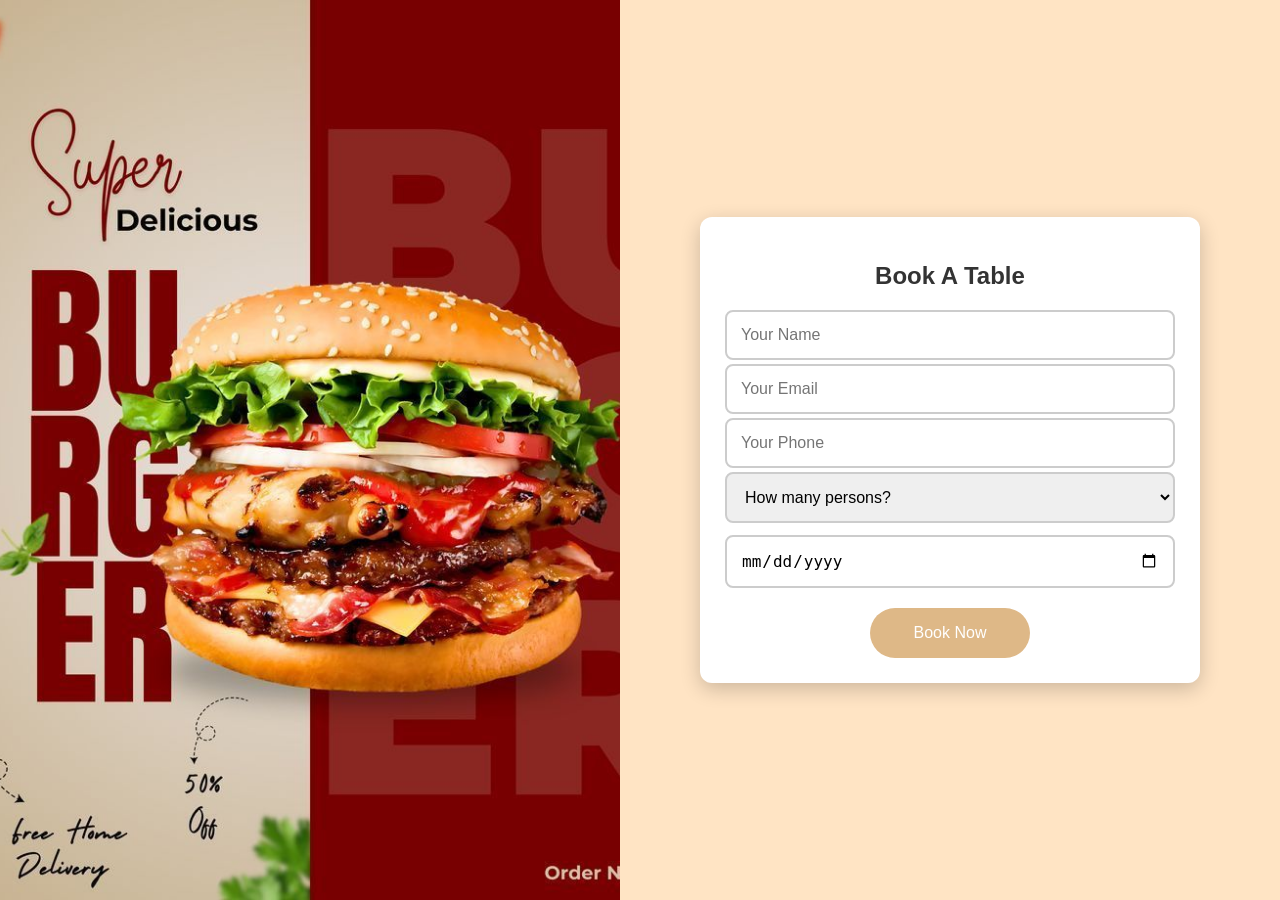
<file: book.html>
<!DOCTYPE html>
<html lang="en">
<head>
  <meta charset="UTF-8">
  <meta name="viewport" content="width=device-width, initial-scale=1.0">
  <title>Book a Table</title>
  <style>
    body {
      margin: 0;
      font-family: Arial, sans-serif;
      display: flex;
      height: 100vh;
    }
    .right {
      flex: 1;
      background: url("burger.jpg") no-repeat center center/cover;
    }
    .left {
      flex: 1;
      display: flex;
      justify-content: center;
      align-items: center;
      background: bisque;
      padding: 20px;
    }
    .form, .card {
      width: 100%;
      max-width: 450px;
      background: white;
      padding: 25px;
      border-radius: 12px;
      box-shadow: 0 6px 20px rgba(0, 0, 0, 0.2);
    }
    .form h2, .card h2 {
      text-align: center;
      margin-bottom: 20px;
      color: #333;
    }
    input, select {
      display: block;
      margin: 12px auto;
      padding: 14px;
      width: 100%;
      border: 2px solid #ccc;
      border-radius: 8px;
      font-size: 16px;
      box-sizing: border-box;
    }
    button {
      display: block;
      background-color: burlywood;
      color: white;
      border: none;
      border-radius: 25px;
      height: 50px;
      width: 160px;
      margin: 20px auto 0;
      font-size: 16px;
      cursor: pointer;
      transition: 0.3s;
    }
    button:hover {
      background-color: #d2a679;
    }
    .error {
      color: red;
      font-size: 14px;
      margin-top: -8px;
      margin-bottom: 8px;
      text-align: left;
    }
    .card {
      display: none;
      text-align: left;
    }
    .card p {
      margin: 10px 0;
      color: #555;
      font-size: 16px;
    }
    .card button {
      margin-top: 20px;
    }
  </style>
</head>
<body>
  <div class="right"></div>
  <div class="left">
    <form class="form" id="form">
      <h2>Book A Table</h2>
      <input type="text" placeholder="Your Name" id="name">
      <div id="nameError" class="error"></div>
      <input type="email" placeholder="Your Email" id="email">
      <div id="emailError" class="error"></div>
      <input type="tel" placeholder="Your Phone" id="phone">
      <div id="phoneError" class="error"></div>
      <select id="person">
        <option disabled selected hidden>How many persons?</option>
        <option value="1">1</option>
        <option value="2">2</option>
        <option value="3">3</option>
        <option value="4">4</option>
        <option value="5">5</option>  
      </select>
      <input type="date" id="date">
      <button type="submit" id="submit">Book Now</button>
    </form>
    <div class="card" id="card">
      <h2>Booking Confirmation</h2>
      <p><b>Name:</b> <span id="cName"></span></p>
      <p><b>Email:</b> <span id="cEmail"></span></p>
      <p><b>Phone:</b> <span id="cPhone"></span></p>
      <p><b>Date:</b> <span id="cDate"></span></p>
      <p><b>Number of Persons:</b> <span id="cPerson"></span></p>
      <button id="doneBtn">Done</button>
    </div>
  </div>
  <script>
    const form = document.getElementById("form");
    const card = document.getElementById("card");
    form.addEventListener("submit", function(e) {
      e.preventDefault();
      let name = document.getElementById("name").value.trim();
      let email = document.getElementById("email").value.trim();
      let phone = document.getElementById("phone").value.trim();
      let person = document.getElementById("person").value;
      let date = document.getElementById("date").value;
      let nameError = document.getElementById("nameError");
      let emailError = document.getElementById("emailError");
      let phoneError = document.getElementById("phoneError");
      nameError.textContent = "";
      emailError.textContent = "";
      phoneError.textContent = "";
      let valid = true;
      if(!/^[A-Za-z\s]+$/.test(name)) {
        nameError.textContent = "Just letters allowed";
        valid = false;
      }
      if(!/^[A-Za-z0-9._%+-]+@(gmail|yahoo)\.com$/.test(email)) {
        emailError.textContent = "Enter a valid email (gmail or yahoo)";
        valid = false;
      }
      if(!/^[0-9]+$/.test(phone)) {
        phoneError.textContent = "Just numbers allowed";
        valid = false;
      }
      if (valid) {
        form.style.display = "none";
        card.style.display = "block";
        document.getElementById("cName").textContent = name;
        document.getElementById("cEmail").textContent = email;
        document.getElementById("cPhone").textContent = phone;
        document.getElementById("cDate").textContent = date;
        document.getElementById("cPerson").textContent = person;
      }
    });
    document.getElementById("doneBtn").addEventListener("click", function() {
      alert("The booking is done successfully!");
      window.location.href = "Home.html";
    });
  </script>
</body>
</html>
</file>
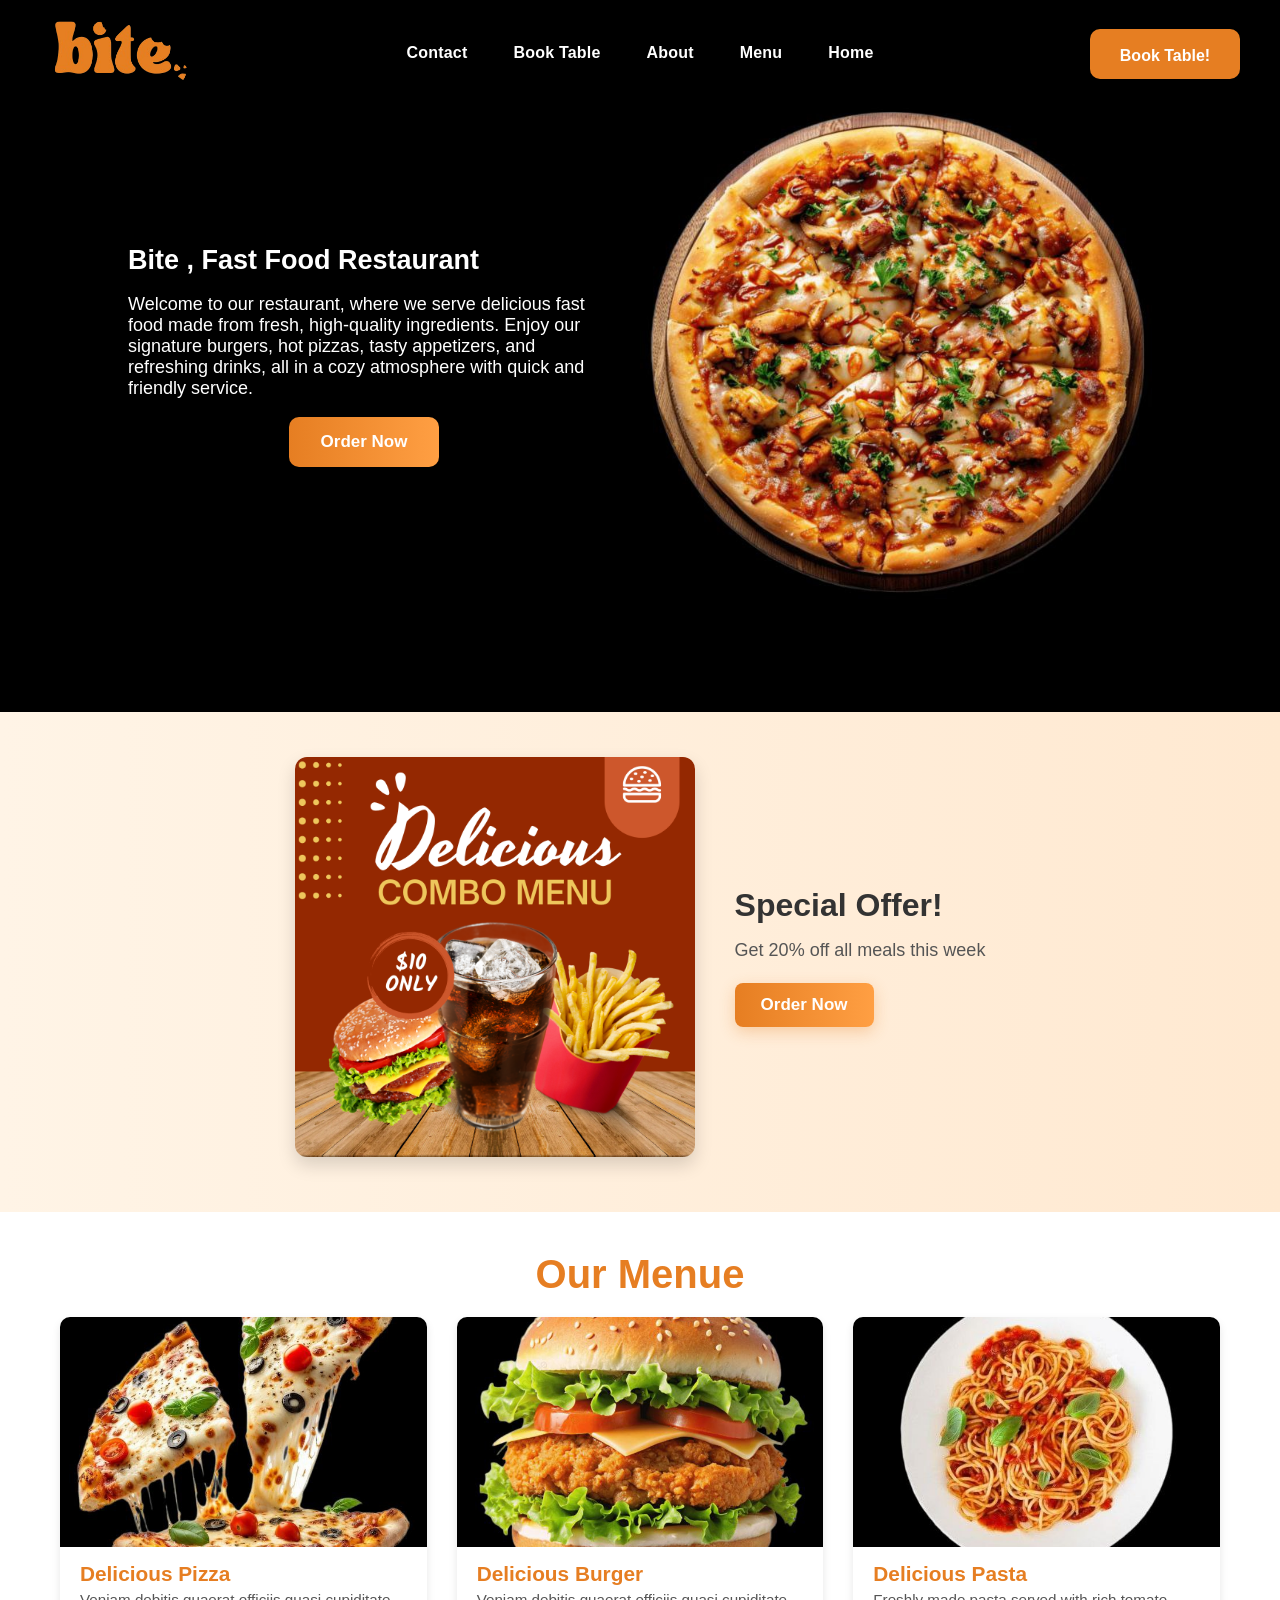
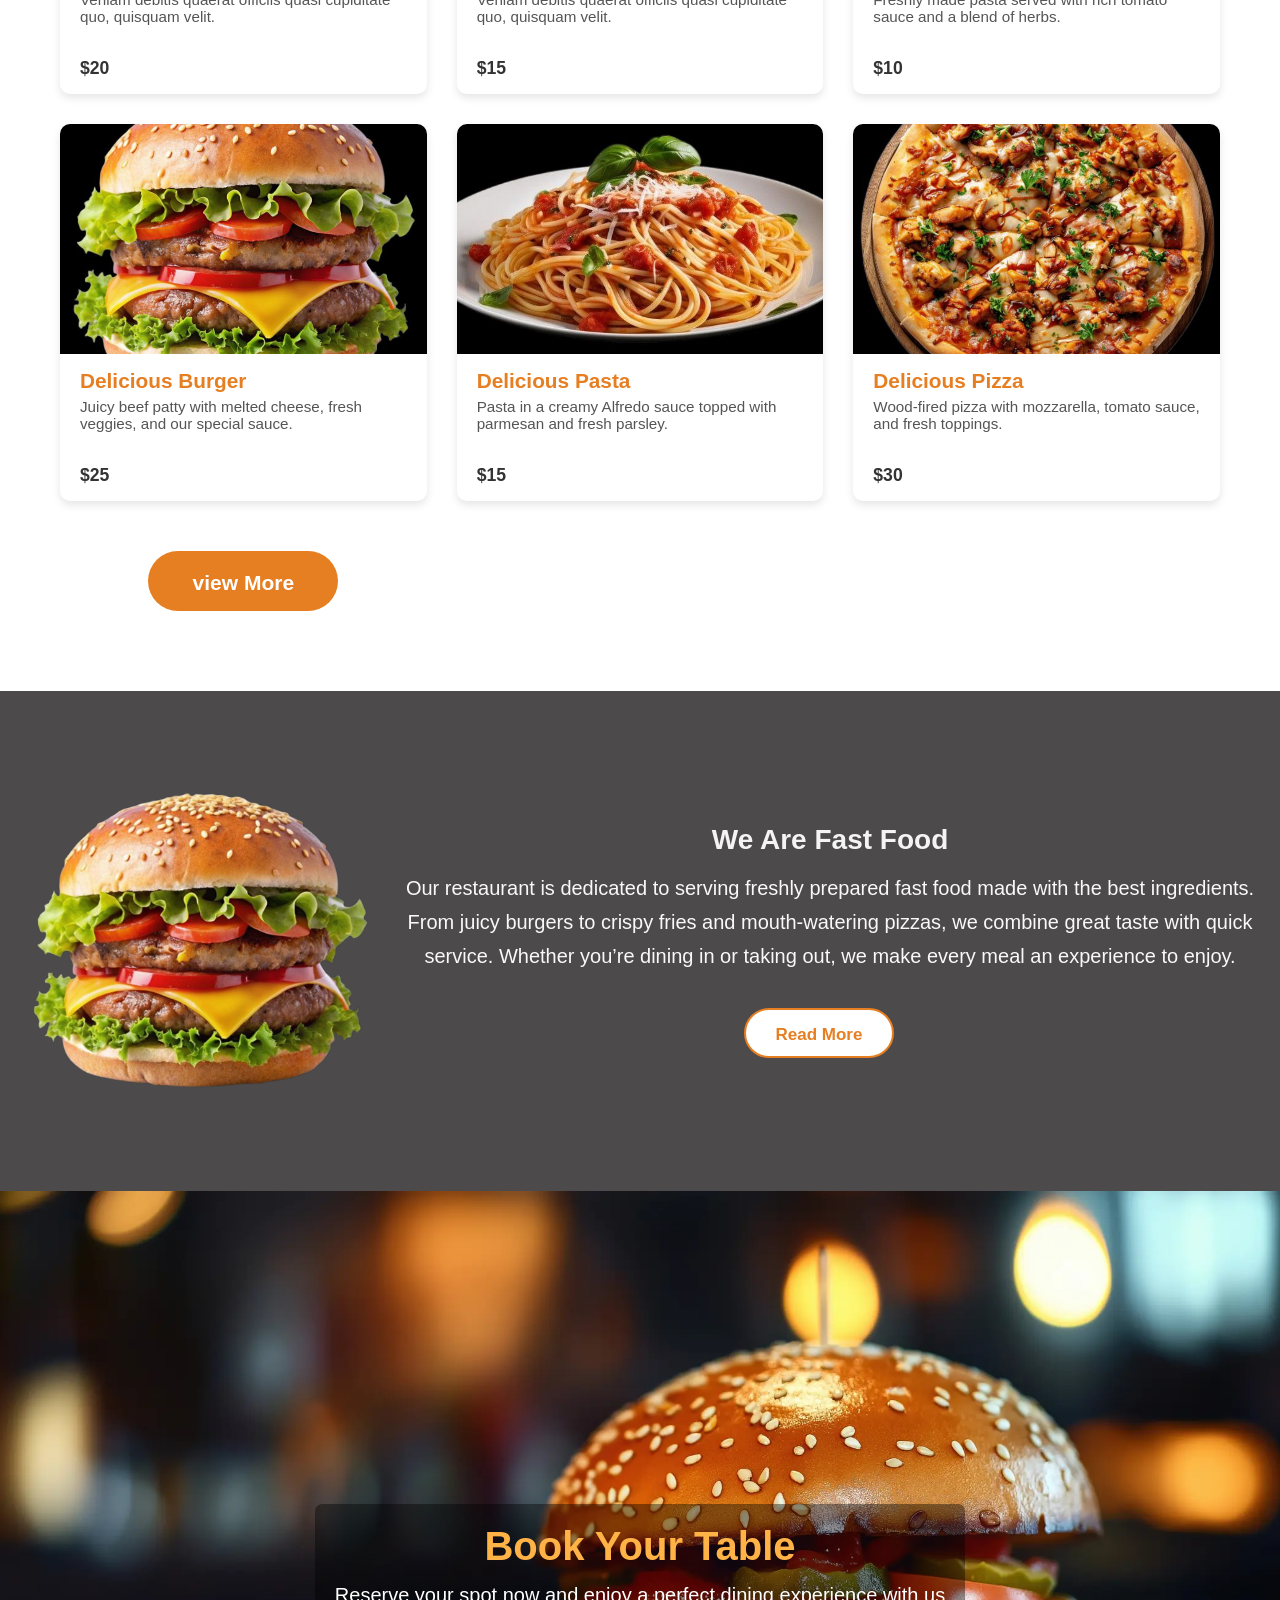
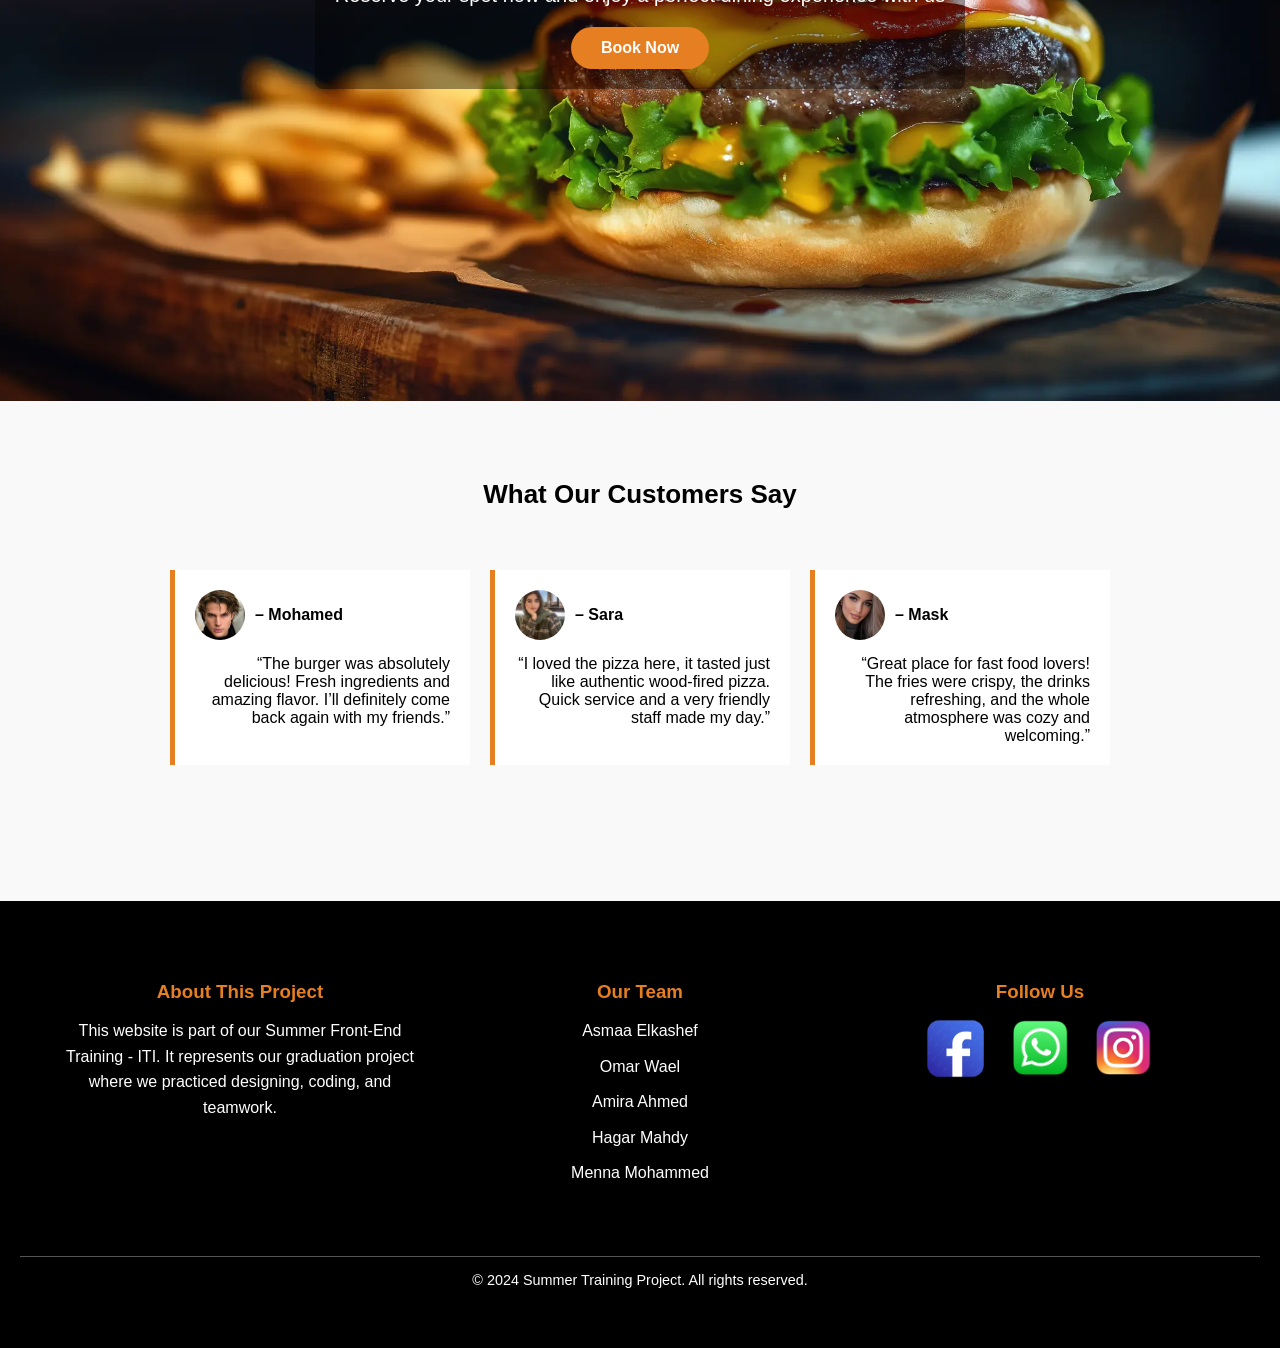
<file: Home.html>
<!DOCTYPE html>
<html lang="en">
  <head>
  <meta charset="UTF-8">
  <title>Fast Food</title>
  <meta name="viewport" content="width=device-width, initial-scale=1.0">
  <link rel="stylesheet" href="Home.css">
</head>
<body>
  <header>
  <div class="logo">
    <img src="images/_Logo__1_-removebg-preview.png" alt="Logo">
  </div>
  <nav>
    <ul>
      <li><a href="Home.html">Home</a></li>
      <li><a href="#menue">Menu</a></li>
      <li><a href="#about">About</a></li>
      <li><a href="#book">Book Table</a></li>
      <li><a href="#footer">Contact</a></li>
    </ul>
  </nav>
  <a href="#book" class="btn-order">Book Table!</a>
</header>


  <section class="hero">
    <img src="images/photo_5918223028901234885_x.jpg" alt="وجبة لذيذة">
    <div class="hero-text">
      <h2>Bite , Fast Food Restaurant</h2>
      <p>Welcome to our restaurant, where we serve delicious fast food made from fresh,
          high-quality ingredients. Enjoy our signature burgers, hot pizzas, tasty
          appetizers, and refreshing drinks, all in a cozy atmosphere with quick and
          friendly service.</p>
      <button onclick="window.location.href='#menue'">Order Now</button>
    </div>
  </section>

<section class="offer">
  <div class="offer-content">
    <img src="images/offer.png" alt="Special Offer">
    <div class="offer-text">
      <h2>Special Offer!</h2>
      <p>Get 20% off all meals this week</p>
      <a href="menue.html" class="offer-btn">Order Now</a>
    </div>
  </div>
</section>


<section class="menu-section">
    <h2 id="menue">Our Menue</h2>
    <div class="menu-items">
      <div class="menu-item">
        <img src="images/photo_5918223028901234886_x.jpg" alt="Delicious Pizza">
        <div class="menu-item-content">
          <h3>Delicious Pizza</h3>
          <p>Veniam debitis quaerat officiis quasi cupiditate quo, quisquam velit.</p>
          <div class="price">$20</div>
        </div>
      </div>
      <div class="menu-item">
        <img src="images/photo_5918223028901234889_x.jpg" alt="Delicious Burger">
        <div class="menu-item-content">
          <h3>Delicious Burger</h3>
          <p>Veniam debitis quaerat officiis quasi cupiditate quo, quisquam velit.</p>
          <div class="price">$15</div>
        </div>
      </div>
    <div class="menu-item">
        <img src="images/photo_5918223028901234887_x.jpg" alt="Delicious Pasta">
        <div class="menu-item-content">
          <h3>Delicious Pasta</h3>
          <p>Freshly made pasta served with rich tomato sauce and a blend of herbs.</p>
          <div class="price">$10</div>
        </div>
      </div>

      <div class="menu-item">
        <img src="images/photo_5918223028901234890_x.jpg" alt="Delicious Burger">
        <div class="menu-item-content">
          <h3>Delicious Burger</h3>
          <p>Juicy beef patty with melted cheese, fresh veggies, and our special sauce.</p>
          <div class="price">$25</div>
        </div>
      </div>

      <div class="menu-item">
        <img src="images/photo_5918223028901234888_x.jpg" alt="Creamy Pasta">
        <div class="menu-item-content">
          <h3>Delicious Pasta</h3>
          <p>Pasta in a creamy Alfredo sauce topped with parmesan and fresh parsley.</p>
          <div class="price">$15</div>
        </div>
      </div>

      <div class="menu-item">
        <img src="images/photo_5918223028901234885_x.jpg" alt="Delicious Pizza">
        <div class="menu-item-content">
          <h3>Delicious Pizza</h3>
          <p>Wood-fired pizza with mozzarella, tomato sauce, and fresh toppings.</p>
          <div class="price">$30</div>
        </div>
      </div>

    <div class="more-button">
      <a href="menue.html">view More</a>
    </div>
  </section>
  
<section class="about" id="about">
  <div class="about-container">
    <img src="images/removeBg.png" alt="About our restaurant">
    <div class="about-text">
      <h2>We Are Fast Food</h2>
      <p>
        Our restaurant is dedicated to serving freshly prepared fast food made
        with the best ingredients. From juicy burgers to crispy fries and
        mouth-watering pizzas, we combine great taste with quick service.
        Whether you’re dining in or taking out, we make every meal an
        experience to enjoy.
      </p>
      <a href="About us/page/html/index.html">Read More</a>
    </div>
  </div>
</section>
  

<section class="book" id="book">
  <div class="book-text">
    <h2>Book Your Table</h2>
    <p>Reserve your spot now and enjoy a perfect dining experience with us</p>
    <a href="book.html" class="book-btn">Book Now</a>
  </div>
</section>


  <section class="testimonials">
  <h2>What Our Customers Say</h2>
  <div class="testimonial-container">

    <div class="testimonial-box">
      <div class="testimonial-header">
        <img src="images/images.jpg" alt="Customer Mohamed" class="testimonial-img">
        <h4>– Mohamed</h4>
      </div>
      <p>
        “The burger was absolutely delicious! Fresh ingredients and amazing flavor.
        I’ll definitely come back again with my friends.”
      </p>
    </div>

    <div class="testimonial-box">
      <div class="testimonial-header">
        <img src="images/images (1).jpg" alt="Customer Sara" class="testimonial-img">
        <h4>– Sara</h4>
      </div>
      <p>
        “I loved the pizza here, it tasted just like authentic wood-fired pizza.
        Quick service and a very friendly staff made my day.”
      </p>
    </div>

    <div class="testimonial-box">
      <div class="testimonial-header">
        <img src="images/462ee77154dfd7c47c577fba5c82b775.jpg" alt="Customer Mask" class="testimonial-img">
        <h4>– Mask</h4>
      </div>
      <p>
        “Great place for fast food lovers! The fries were crispy, the drinks refreshing,
        and the whole atmosphere was cozy and welcoming.”
      </p>
    </div>

  </div>
</section>
<footer id="footer">
  <div class="footer-content">
    <div class="footer-section about">
      <h3>About This Project</h3>
      <p>
        This website is part of our Summer Front-End Training - ITI.  
        It represents our graduation project where we practiced designing, coding, and teamwork.
      </p>
    </div>

    <div class="footer-section team">
      <h3>Our Team</h3>
      <ul>
        <li>Asmaa Elkashef</li>
        <li>Omar Wael</li>
        <li>Amira Ahmed</li>
        <li>Hagar Mahdy</li>
        <li>Menna Mohammed</li>
      </ul>
    </div>

    <div class="footer-section contact">
      <h3>Follow Us</h3>
      <div class="social-media">
        <a href="https://www.facebook.com/"><img src="images/image-removebg-preview.png" alt="Facebook" class="big-icon"></a>
        <a href="https://web.whatsapp.com/"><img src="images/Apple_Whatsapp_2697647-removebg-preview.png" alt="Whatsapp"></a>
        <a href="https://www.instagram.com/?hl=en"><img src="images/image-removebg-preview (1).png" alt="Instagram"></a>
      </div>
    </div>
  </div>

  <div class="footer-bottom">
    <p>&copy; 2024 Summer Training Project. All rights reserved.</p>
  </div>
</footer>

</body>
<script src="Home.js"></script>
</html>
</file>
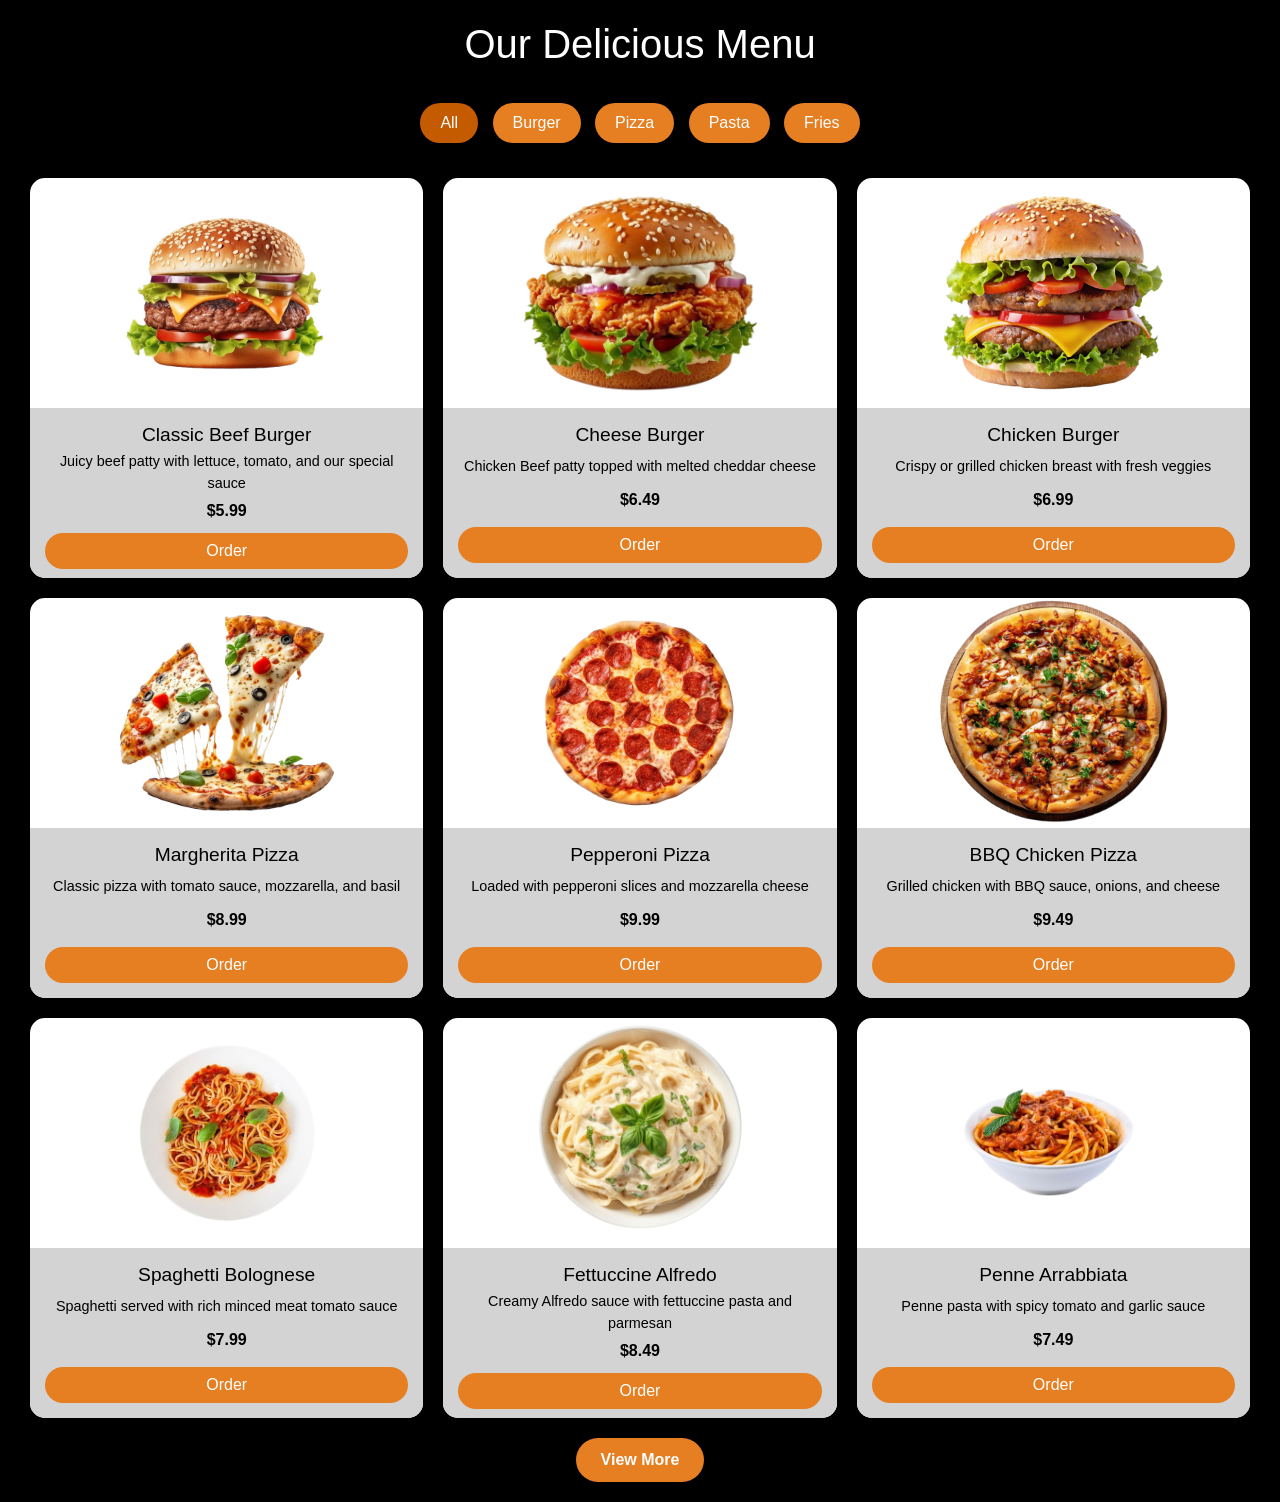
<file: menue.html>
<!DOCTYPE html>
<html lang="en">
<head>
  <meta charset="UTF-8">
  <meta name="viewport" content="width=device-width, initial-scale=1.0">
  <title>Delicious Menu</title>
  <link href="https://cdn.jsdelivr.net/npm/bootstrap@5.3.2/dist/css/bootstrap.min.css" rel="stylesheet">
  <link rel="stylesheet" href="menue.css">
</head>
<body>
  <div style="text-align:center; margin-bottom:30px;">
    <h1 class="title">Our Delicious Menu</h1>
  </div>
 
  <div class="menu-filter">
    <button class="filter-btn active" data-category="all">All</button>
    <button class="filter-btn" data-category="burger">Burger</button>
    <button class="filter-btn" data-category="pizza">Pizza</button>
    <button class="filter-btn" data-category="pasta">Pasta</button>
    <button class="filter-btn" data-category="fries">Fries</button>
  </div>

  <div class="menu-container">
    <!-- Burger -->
    <div class="menu-item burger">
      <div class="card">
        <img src="images/burger11_processed.png">
        <div class="card-body">
          <h5>Classic Beef Burger</h5>
          <p>Juicy beef patty with lettuce, tomato, and our special sauce</p>
          <div class="price">$5.99</div>
          <button class="btn-order" onclick="window.location.href='book.html'">Order</button>
        </div>
      </div>
    </div>

    <div class="menu-item burger">
      <div class="card">
        <img src="images/burger2-removebg-preview.png">
        <div class="card-body">
          <h5>Cheese Burger</h5>
          <p>Chicken Beef patty topped with melted cheddar cheese</p>
          <div class="price">$6.49</div>
          <button class="btn-order" onclick="window.location.href='book.html'">Order</button>
        </div>
      </div>
    </div>

    <div class="menu-item burger">
      <div class="card">
        <img src="images/burger3_processed.png">
        <div class="card-body">
          <h5>Chicken Burger</h5>
          <p>Crispy or grilled chicken breast with fresh veggies</p>
          <div class="price">$6.99</div>
          <button class="btn-order" onclick="window.location.href='book.html'">Order</button>
        </div>
      </div>
    </div>

    <div class="menu-item burger">
      <div class="card">
        <img src="images/burger4_processed.png">
        <div class="card-body">
          <h5>BBQ Burger</h5>
          <p>Beef patty with smoky BBQ sauce and caramelized onions</p>
          <div class="price">$7.49</div>
        <button class="btn-order" onclick="window.location.href='book.html'">Order</button>
        </div>
      </div>
    </div>

    <div class="menu-item burger">
      <div class="card">
        <img src="images/burger5_processed.png">
        <div class="card-body">
          <h5>Mushroom Swiss Burger</h5>
          <p>Beef patty topped with sautéed mushrooms and Swiss cheese</p>
          <div class="price">$7.99</div>
<button class="btn-order" onclick="window.location.href='book.html'">Order</button>

        </div>
      </div>
    </div>

    <div class="menu-item burger">
      <div class="card">
        <img src="images/burger6_processed.png">
        <div class="card-body">
          <h5>Spicy Burger</h5>
          <p>Beef patty with spicy sauce and jalapeños for extra heat</p>
          <div class="price">$5.49</div>
          <button class="btn-order" onclick="window.location.href='book.html'">Order</button>
        </div>
      </div>
    </div>

    <!-- Pizza -->
    <div class="menu-item pizza">
      <div class="card">
        <img src="./images/pizza1_processed.png">
        <div class="card-body">
          <h5>Margherita Pizza</h5>
          <p>Classic pizza with tomato sauce, mozzarella, and basil</p>
          <div class="price">$8.99</div>
          <button class="btn-order" onclick="window.location.href='book.html'">Order</button>
        </div>
      </div>
    </div>

    <div class="menu-item pizza">
      <div class="card">
        <img src="./images/pizza2_processed.png">
        <div class="card-body">
          <h5>Pepperoni Pizza</h5>
          <p>Loaded with pepperoni slices and mozzarella cheese</p>
          <div class="price">$9.99</div>
          <button class="btn-order" onclick="window.location.href='book.html'">Order</button>
        </div>
      </div>
    </div>

    <div class="menu-item pizza">
      <div class="card">
        <img src="./images/pizza3_processed.png">
        <div class="card-body">
          <h5>BBQ Chicken Pizza</h5>
          <p>Grilled chicken with BBQ sauce, onions, and cheese</p>
          <div class="price">$9.49</div>
          <button class="btn-order" onclick="window.location.href='book.html'">Order</button>
        </div>
      </div>
    </div>

    <div class="menu-item pizza">
      <div class="card">
        <img src="./images/pizza4_processed.png">
        <div class="card-body">
          <h5>Vegetarian Pizza</h5>
          <p>Fresh veggies with tomato sauce and mozzarella</p>
          <div class="price">$10.49</div>
          <button class="btn-order" onclick="window.location.href='book.html'">Order</button>
        </div>
      </div>
    </div>

    <div class="menu-item pizza">
      <div class="card">
        <img src="./images/pizza5_processed.png">
        <div class="card-body">
          <h5>Seafood Pizza</h5>
          <p>Topped with shrimp, calamari, and mozzarella cheese</p>
          <div class="price">$10.99</div>
          <button class="btn-order" onclick="window.location.href='book.html'">Order</button>
        </div>
      </div>
    </div>

    <div class="menu-item pizza">
      <div class="card">
        <img src="./images/pizza6-removebg-preview.png">
        <div class="card-body">
          <h5>Hawaiian Pizza</h5>
          <p>Sweet pineapple with ham/chicken and melted cheese</p>
          <div class="price">$9.79</div>
          <button class="btn-order" onclick="window.location.href='book.html'">Order</button>
        </div>
      </div>
    </div>

    <!-- Pasta -->
    <div class="menu-item pasta">
      <div class="card">
        <img src="./images/pasta1-removebg-preview.png">
        <div class="card-body">
          <h5>Spaghetti Bolognese</h5>
          <p>Spaghetti served with rich minced meat tomato sauce</p>
          <div class="price">$7.99</div>
          <button class="btn-order" onclick="window.location.href='book.html'">Order</button>
        </div>
      </div>
    </div>

    <div class="menu-item pasta">
      <div class="card">
        <img src="./images/pasta2-removebg-preview (1).png">
        <div class="card-body">
          <h5>Fettuccine Alfredo</h5>
          <p>Creamy Alfredo sauce with fettuccine pasta and parmesan</p>
          <div class="price">$8.49</div>
          <button class="btn-order" onclick="window.location.href='book.html'">Order</button>
        </div>
      </div>
    </div>

    <div class="menu-item pasta">
      <div class="card">
        <img src="./images/panne-removebg-preview.png">
        <div class="card-body">
          <h5>Penne Arrabbiata</h5>
          <p>Penne pasta with spicy tomato and garlic sauce</p>
          <div class="price">$7.49</div>
        <button class="btn-order" onclick="window.location.href='book.html'">Order</button>
        </div>
      </div>
    </div>

    <div class="menu-item pasta">
      <div class="card">
        <img src="./images/pasta4-removebg-preview.png">
        <div class="card-body">
          <h5>Lasagna with beef</h5>
          <p>Layers of pasta with minced beef, tomato sauce, and melted cheese</p>
          <div class="price">$9.99</div>
          <button class="btn-order" onclick="window.location.href='book.html'">Order</button>
        </div>
      </div>
    </div>

    <div class="menu-item pasta">
      <div class="card">
        <img src="./images/pasta5-removebg-preview.png">
        <div class="card-body">
          <h5>Seafood pasta</h5>
          <p>Baked macaroni covered in creamy cheddar cheese</p>
          <div class="price">$10.49</div>
          <button class="btn-order" onclick="window.location.href='book.html'">Order</button>
        </div>
      </div>
    </div>

    <div class="menu-item pasta">
      <div class="card">
        <img src="./images/pasta6-removebg-preview.png">
        <div class="card-body">
          <h5>Vegetable pasta</h5>
          <p>Pasta with shrimp, mussels, and creamy garlic sauce</p>
          <div class="price">$7.99</div>
          <button class="btn-order" onclick="window.location.href='book.html'">Order</button>
        </div>
      </div>
    </div>

    <!-- Fries -->
    <div class="menu-item fries">
      <div class="card">
        <img src="./images/fri1-removebg-preview (1).png">
        <div class="card-body">
          <h5>Cheese Fries</h5>
          <p>Crispy fries topped with melted cheddar cheese</p>
          <div class="price">$4.99</div>
          <button class="btn-order" onclick="window.location.href='book.html'">Order</button>
        </div>
      </div>
    </div>

    <div class="menu-item fries">
      <div class="card">
        <img src="./images/fri2-removebg-preview.png">
        <div class="card-body">
          <h5>Loaded Fries</h5>
          <p>Fries loaded with cheese, sauces, and toppings</p>
          <div class="price">$3.49</div>
          <button class="btn-order" onclick="window.location.href='book.html'">Order</button>

        </div>
      </div>
    </div>

    <div class="menu-item fries">
      <div class="card">
        <img src="./images/skins-removebg-preview.png">
        <div class="card-body">
          <h5>Potato Skins</h5>
          <p>Crispy potato halves stuffed with cheese and toppings</p>
          <div class="price">$6.49</div>
          <button class="btn-order" onclick="window.location.href='book.html'">Order</button>
        </div>
      </div>
    </div>

  </div>
<div class="text-center">
  <button id="viewMoreBtn">View More</button>
</div>
<script src="https://code.jquery.com/jquery-3.7.1.min.js"></script>
  <script src="menue.js"></script>
</body>
</html>

</html>
</file>
<file: Home.css>
body {
  font-family: "Arial", sans-serif;
  margin: 0;
  padding: 0;
  direction: ltr;
  text-align: center;
  background-color: #fff;
}
header {
  display: flex;
  justify-content: space-between;
  align-items: center;
  padding: 20px;
  background: #000;
  position: fixed;
  top: 0;
  left: 0;
  right: 0;
  z-index: 100;
  box-shadow: 0 2px 5px rgba(0, 0, 0, 0.1);
}
.logo {
  font-size: 24px;
  font-weight: bold;
  color: #f4f4f4;
}
.logo img {
  margin-left: 30px;
  width: 140px;  
  height: auto;  
}
.btn-order {
  background: #e67e22;
  color: white;
  padding: 18px 14px;
  font-size: 16px;
  font-weight: 600;
  text-decoration: none;
  margin-right: 20px;
  border: none;
  border-radius: 10px;
  cursor: pointer;
  height: 50px;
  width: 150px;
}

.hero {
  position: relative;
  max-height: 900px;
  display: flex;
  align-items: center;
  justify-content: flex-start;
  padding: 100px 10%;
  gap: 40px;
  overflow: hidden;
  background-color: #000;
}

.hero img {
  width: 50%;
  max-height: 600px;
  object-fit: contain;
  order: 2;
}

.hero-text {
  position: relative;
  max-width: 550px;
  text-align: left;
  order: 1;
  display: flex;
  font-size: large;
  flex-direction: column;
  gap: 18px;
  color: #fff;
  font-family: "Segoe UI", Tahoma, Geneva, Verdana, sans-serif;
}

.text-bg {
  background: rgba(0, 0, 0, 0.55);
  padding: 28px 32px;
  border-radius: 12px;
  box-shadow: 0 8px 20px rgba(0, 0, 0, 0.25);
  animation: fadeIn 1s ease-in-out;
}

.text-bg h2 {
  margin: 0 0 12px;
  font-size: 40px;
  font-weight: 700;
  line-height: 1.2;
  color: #fefefe;
}

.text-bg p {
  margin: 0;
  font-size: 29px;
  font-weight: 600;
  line-height: 1.4;
  color: #f1f1f1;
}

.hero-text button {
  cursor: pointer;
  border: none;
  font-size: 17px;
  font-weight: 600;
  background: linear-gradient(90deg, #e67e22, #ff9f43);
  color: #fff;
  height: 50px;
  width: 150px;
  border-radius: 10px;
  align-self: center;
  transition: transform 0.25s ease, box-shadow 0.25s ease;
}

.hero-text button:hover {
  background: linear-gradient(90deg, #cf711b, #e67e22);
  transform: translateY(-3px);
  box-shadow: 0 6px 15px rgba(0, 0, 0, 0.25);
}

@keyframes fadeIn {
  from {
    opacity: 0;
    transform: translateY(20px);
  }
  to {
    opacity: 1;
    transform: translateY(0);
  }
}

.offer {
  padding: 45px 20px;
  background: linear-gradient(90deg, #fff4e6, #ffe9d1);
  height: 500px;
}

.offer-content {
  display: flex;
  flex-wrap: wrap;
  align-items: center;
  justify-content: center;
  gap: 40px;
}

.offer-content img {
  max-width: 400px;
  width: 100%;
  border-radius: 12px;
  box-shadow: 0 8px 18px rgba(0, 0, 0, 0.15);
  transition: transform 0.3s ease;
}

.offer-content img:hover {
  transform: scale(1.03);
}

.offer-text {
  max-width: 420px;
  text-align: left;
}

.offer-text h2 {
  font-size: 32px;
  margin-bottom: 12px;
  color: #333;
}

.offer-text p {
  font-size: 18px;
  line-height: 1.6;
  color: #555;
  margin-bottom: 18px;
}

.offer-btn {
  display: inline-block;
  padding: 12px 26px;
  background: linear-gradient(90deg, #e67e22, #ff9f43);
  color: #fff;
  text-decoration: none;
  border-radius: 8px;
  font-size: 17px;
  font-weight: 600;
  transition: all 0.3s ease;
  box-shadow: 0 5px 15px rgba(230, 126, 34, 0.3);
}

.offer-btn:hover {
  background: linear-gradient(90deg, #cf711f, #e67e22);
  transform: translateY(-3px);
  box-shadow: 0 8px 20px rgba(230, 126, 34, 0.4);
}

.menu-section {
  max-width: 1200px;
  margin: 0 auto;
  padding: 40px 20px;
  text-align: center;
  font-family: Arial, sans-serif;
}

.menu-section h2 {
  color: #e67e22;
  margin-bottom: 20px;
  font-size: 2.5em;
}

.menu-filters {
  margin-bottom: 30px;
}

.menu-filters button {
  background: none;
  border: 2px solid #e67e22;
  color: #e67e22;
  padding: 8px 16px;
  margin: 0 5px;
  border-radius: 30px;
  cursor: pointer;
  font-weight: bold;
  transition: background-color 0.3s, color 0.3s;
}

.menu-filters button.active,
.menu-filters button:hover {
  background-color: #e67e22;
  color: white;
}

.menu-items {
  display: grid;
  grid-template-columns: repeat(3, 1fr);
  gap: 30px;
  margin-bottom: 40px;
}

.menu-item {
  background: #fff;
  border-radius: 10px;
  box-shadow: 0 4px 8px rgba(0, 0, 0, 0.1);
  overflow: hidden;
  text-align: left;
  transition: transform 0.3s ease;
}

.menu-item:hover {
  transform: translateY(-8px);
}

.menu-item img {
  width: 100%;
  height: 230px;
  object-fit: cover;
  display: block;
}

.menu-item-content {
  padding: 15px 20px;
}

.menu-item-content h3 {
  color: #e67e22;
  margin-bottom: 5px;
  font-size: 1.3em;
}

.menu-item-content p {
  color: #555;
  font-size: 0.95em;
  min-height: 60px;
  margin-bottom: 7px;
}

.price {
  font-weight: bold;
  font-size: 1.1em;
  color: #333;
}

.more-button {
  text-align: center; 
  margin-top: 20px; 
}

.more-button a {
  background-color: #e67e22;
  color: white;
  padding: 15px 30px;
  border-radius: 30px;
  text-decoration: none;
  font-weight: bold;
  font-size: 1em;
  display: inline-block; 
  transition: background-color 0.3s ease;
  height: 60px;
  width: 190px;
  line-height: 34px;
  text-align: center;
  align-self: center;
  font-size: 21px;
}

.more-button a:hover {
  background-color: #e67e22;
}

@media (max-width: 900px) {
  .menu-items {
    grid-template-columns: repeat(2, 1fr);
  }
}

@media (max-width: 600px) {
  .menu-items {
    grid-template-columns: 1fr;
  }
}

.about-container {
  display: flex;
  align-items: center;
  gap: 20px;
  height: 500px;
  padding: 50px 20px;
  max-width: 100%;
  margin: 0 auto;
  background-color: #4c4a4a;
  text-align: right;
  /* margin-bottom: 90px; */
}

.about-container img {
  width: 360px;
  height: auto;
  border-radius: 2px;
  flex-shrink: 0;
}

.about-text h2 {
  font-size: 28px;
  margin-bottom: 15px;
  color: #f4f4f4;
  text-align: center;
}

.about-text p {
  font-size: 20px;
  line-height: 1.7;
  color: #f9f9f9;
  text-align: center;
  margin-bottom: 20px;
}

.about-text a {
  display: inline-block;
  margin-top: 15px;
  color: #e67e22;
  text-decoration: none;
  font-weight: bold;
  border: 2px solid #e67e22;
  padding: 8px 18px;
  border-radius: 25px;
  transition: 0.3s;
  font-size: 17px;
  height: 50px;
  width: 150px;
  text-align: center;
  align-self: center;
  line-height: 34px;
  background-color: #fff;
  margin-right: 366px;
}

.about-text a:hover {
  background-color: #e67e22;
  color: #fff;
}

.testimonials {
  background: #f9f9f9;
  padding: 50px 20px;
  height: 500px;
  align-items: center;
}

.testimonials h2 {
  margin-top: 28px;
  font-size: 26px;
  margin-bottom: 30px;
}
.testimonial-container {
  display: flex;
  flex-wrap: wrap;
  justify-content: center;
  gap: 20px;
  margin-top: 60px;
}
.testimonial-box {
  background-color: #fff;
  padding: 20px;
  flex: 1 1 300px;
  max-width: 300px;
  border-left: 5px solid #e67e22;
  text-align: right;
}
.testimonial-header {
  display: flex;
  align-items: center;
  gap: 10px;
  margin-bottom: 15px;
}
.testimonial-img {
  width: 50px;
  height: 50px;
  border-radius: 50%;
  object-fit: cover;
}

* {
  box-sizing: border-box;
  margin: 0;
  padding: 0;
}
html {
  font-family: "Segoe UI", Tahoma, Geneva, Verdana, sans-serif;
}

nav {
  color: #f9f9f9;
  border-bottom: 2px solid rgba(0, 0, 0, 0.06);
  direction: rtl;
  padding: 12px 20px;
  position: sticky;
  top: 0;
  z-index: 100;
}

nav ul {
  list-style: none;
  display: flex;
  gap: 18px;
  justify-content: center;
  align-items: center;
  flex-wrap: wrap;
}

nav li {
  display: inline-block;
}

nav a {
  text-decoration: none;
  display: inline-block;
  padding: 10px 14px;
  border-radius: 10px;
  color: #ffffff;
  font-weight: 600;
  letter-spacing: 0.2px;
  transition: transform 160ms ease, background 160ms ease, color 160ms ease;
}

nav a:hover {
  transform: translateY(-3px);
  background: rgba(0, 0, 0, 0.04);
  color: #111;
}

nav a.active,
nav a:focus {
  background: #000000;
  color: #fff;
}

@media (max-width: 720px) {
  nav {
    padding: 10px;
  }
  nav ul {
    flex-direction: column;
    gap: 8px;
    align-items: stretch;
  }
  nav a {
    text-align: center;
    padding: 12px;
    border-radius: 8px;
  }
}
footer {
  background-color: #000000;
  color: white;
  padding: 60px 20px;
}

.footer-content {
  display: flex;
  justify-content: space-between;
  flex-wrap: wrap;
  max-width: 1200px;
  margin: auto;
}

.footer-section {
  flex: 1;
  margin: 20px;
}

.footer-section h3 {
  margin-bottom: 15px;
  color: #e67e22;
}

.footer-section p,
.footer-section ul {
  font-size: 1em;
  line-height: 1.6;
}

.footer-section ul {
  list-style: none;
  padding: 0;
}

.footer-section ul li {
  margin-bottom: 10px;
}

.social-media img {
  width: 60px;
  margin: 0 10px;
  transition: transform 0.3s;
}

.big-icon {
  width: 125px; 
}

.social-media img:hover {
  transform: scale(1.2);
}

.footer-bottom {
  text-align: center;
  margin-top: 40px;
  border-top: 1px solid #555;
  padding-top: 15px;
  font-size: 0.9em;
}
.book {
  position: relative;
  width: 100%;
  height: 90vh; 
  background: url("images/burger-and-fries-free-image.webp") no-repeat center center/cover;
  display: flex;
  justify-content: center;
  align-items: center;
}

.book-text {
  text-align: center;
  color: #fff;
  padding: 20px;
  background: rgba(0,0,0,0.4);
  border-radius: 7px;
}

.book-text h2 {
  font-size: 40px;
  margin-bottom: 15px;
  color: #ffb347;
}

.book-text p {
  font-size: 20px;
  margin-bottom: 20px;
}

.book-btn {
  display: inline-block;
  padding: 12px 30px;
  background: #e67e22;
  color: #fff;
  font-weight: bold;
  border-radius: 30px;
  text-decoration: none;
  transition: 0.3s;
}

.book-btn:hover {
  background: #ff9f43;
  transform: scale(1.05);
}
</file>
<file: menue.css>
body {
    font-family: Arial, sans-serif;
    background-color: #000000; 
    padding: 20px;
}

.title {
    text-align: center;
    color: #fff; 
    margin-bottom: 20px;
    font-size: 2.5rem;
}

.menu-filter { 
    text-align: center;
    margin: 30px 0;
}
.menu-filter button {
    margin: 5px;
    border-radius: 30px;
    padding: 8px 20px; 
    border: none;
    background-color: #e67e22;
    color: #fff; 
    cursor: pointer;
    transition: 0.3s;
}
.menu-filter button.active, .menu-filter button:hover { 
    background-color: #c45b00;
}

.menu-container { 
    display: flex;
    flex-wrap: wrap;
    gap: 20px;
    justify-content: center;
}

.menu-item {
    display: none;
    opacity: 0;
    transform: translateY(50px);
    transition: all 0.6s ease, transform 0.3s ease;
    width: calc(33.333% - 20px);
}

@media (max-width: 992px) { 
    .menu-item { width: calc(50% - 20px); } 
}
@media (max-width: 576px) { 
    .menu-item { width: 100%; } 
}

.menu-item.show { 
    display: block;
    opacity: 1;
    transform: translateY(0);
}

.card {
    border: none; 
    border-radius: 15px;
    overflow: hidden; 
    box-shadow: 0 5px 15px rgba(0,0,0,0.1);
    transition: transform 0.3s ease, box-shadow 0.3s ease;
    display: flex;
    flex-direction: column;
    justify-content: space-between;
    height: 400px;

}

.card:hover {
    transform: translateY(-10px) scale(1.05);
    box-shadow: 0 10px 25px rgba(0,0,0,0.2);
}

.card img {
    width: 60%;
    height: 230px;
    object-fit: cover;
    transition: transform 0.3s ease;
    display: block;
    margin: 0 auto;
}

.card-body { 
    flex-grow: 1;
    background-color: rgb(211, 211, 211);
    color: #000000; 
    text-align: center;
    padding: 15px; 
    transition: background-color 0.3s;
    display: flex;
    flex-direction: column;
    justify-content: space-between;
}

.card-body h5 {
     margin-bottom: 5px;
     font-size: 1.2rem; 
}
.card-body p { 
    font-size: 0.9rem;
    margin-bottom: 5px;
}
.card-body .price { 
    font-weight: bold;
    margin-bottom: 10px; 
}

.btn-order {
    background-color: #e67e22; 
    color: #fff; 
    border-radius: 25px;
    padding: 6px 10px; 
    border: none;
    cursor: pointer;
    transition: 0.3s;
}
.btn-order:hover {
     background-color: #f79d1f; 
     transform: scale(1.1); 
}

#viewMoreBtn { 
    display: none;
    margin: 20px auto;
    margin: 20px auto 0 auto; 
    padding: 10px 25px; 
    border: none; 
    background-color: #e67e22;
    color: #fff;
    border-radius: 30px;
    font-weight: bold;
    cursor: pointer;
    transition: 0.3s;
    align-self: center;
}
#viewMoreBtn:hover { 
    background-color: #ffb347; 
    transform: scale(1.05); 
}
</file>
